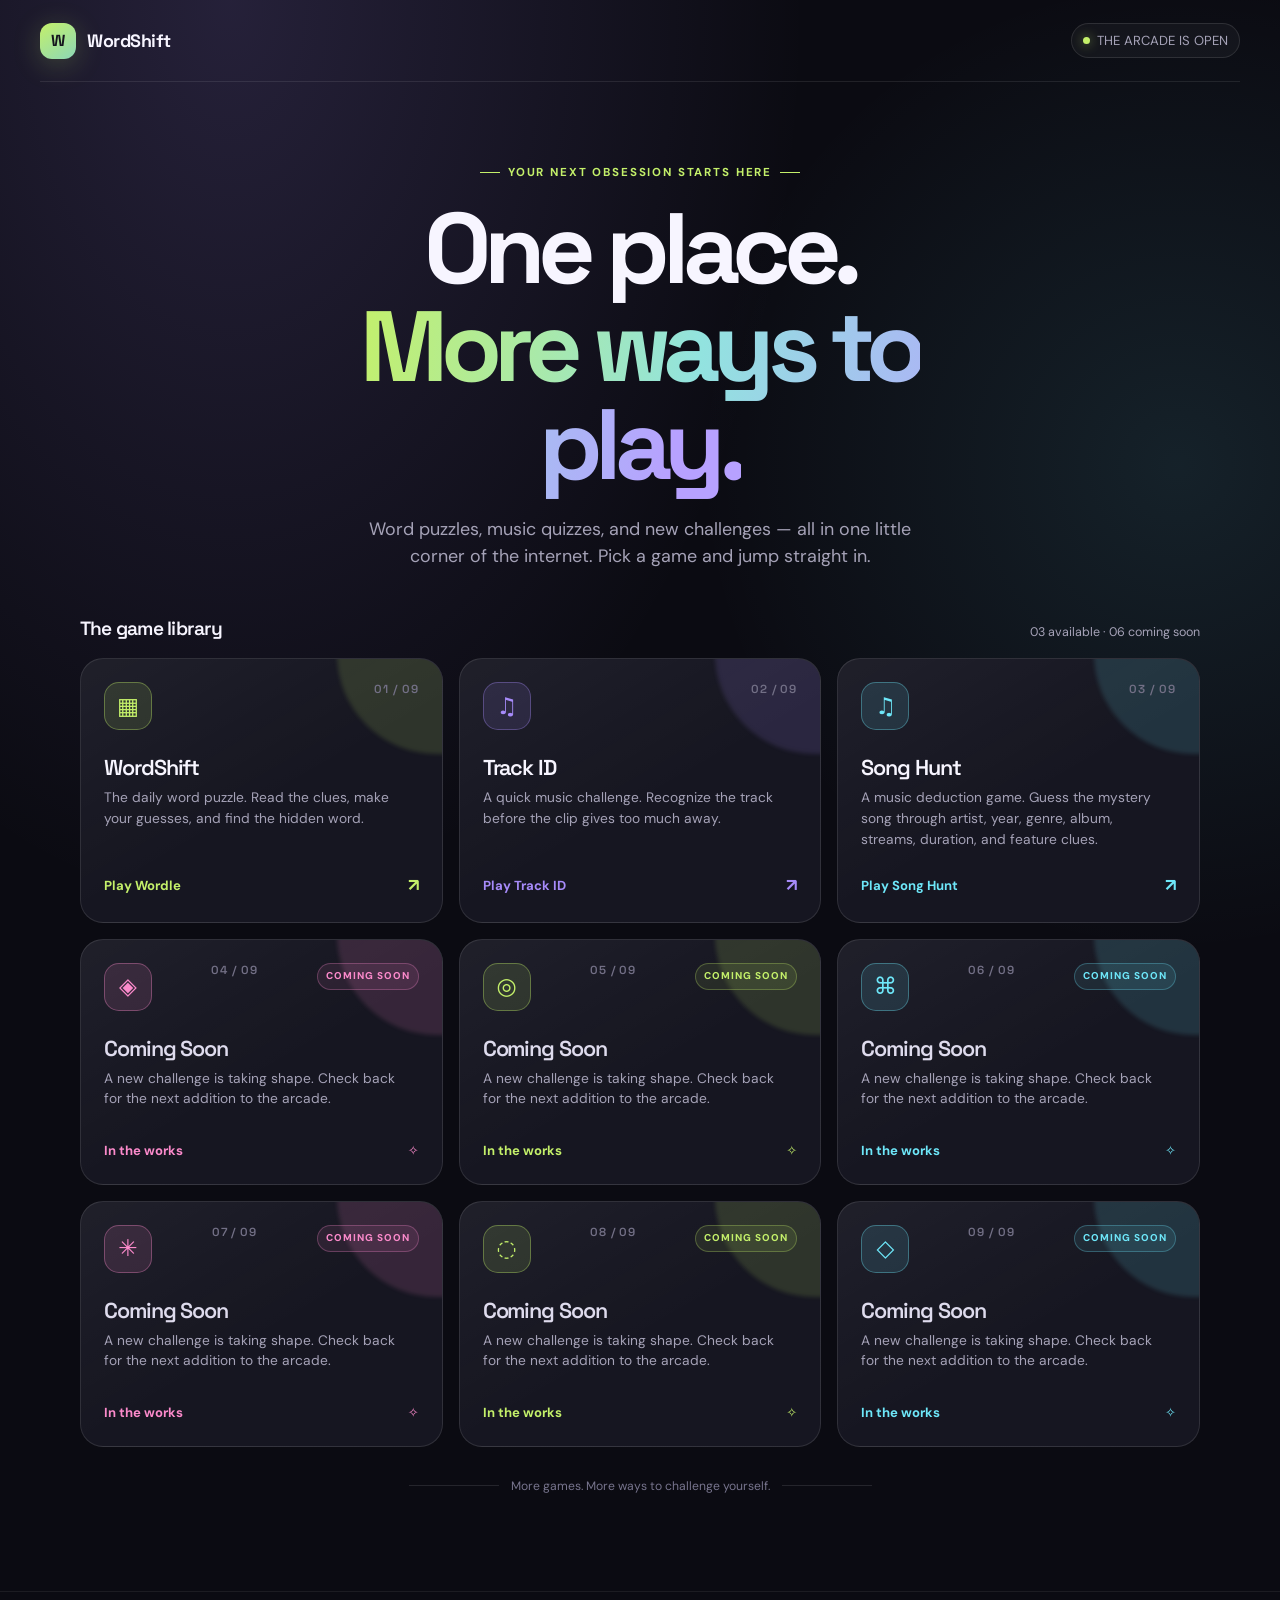
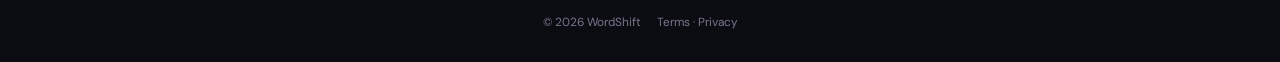
<file: index.html>
<!doctype html>
<html lang="en">
<head>
  <meta charset="utf-8">
  <meta name="viewport" content="width=device-width, initial-scale=1">
  <meta name="theme-color" content="#0b0b12">
  <meta name="description" content="WordShift Arcade — pick a game and play.">
  <title>WordShift — Arcade</title>
  <link rel="canonical" href="https://wordshift.dev/games/">
  <meta http-equiv="refresh" content="0;url=/games/">
  <script>window.location.replace("/games/");</script>
  <style>body{margin:0;min-height:100vh;display:grid;place-items:center;background:#0b0b12;color:#f7f5ff;font:16px system-ui,sans-serif}a{color:#c4f06a}</style>
</head>
<body>
  <main>
    <p>Opening the WordShift Arcade…</p>
    <p><a href="/games/">Continue to WordShift</a></p>
  </main>
</body>
</html>
</file>
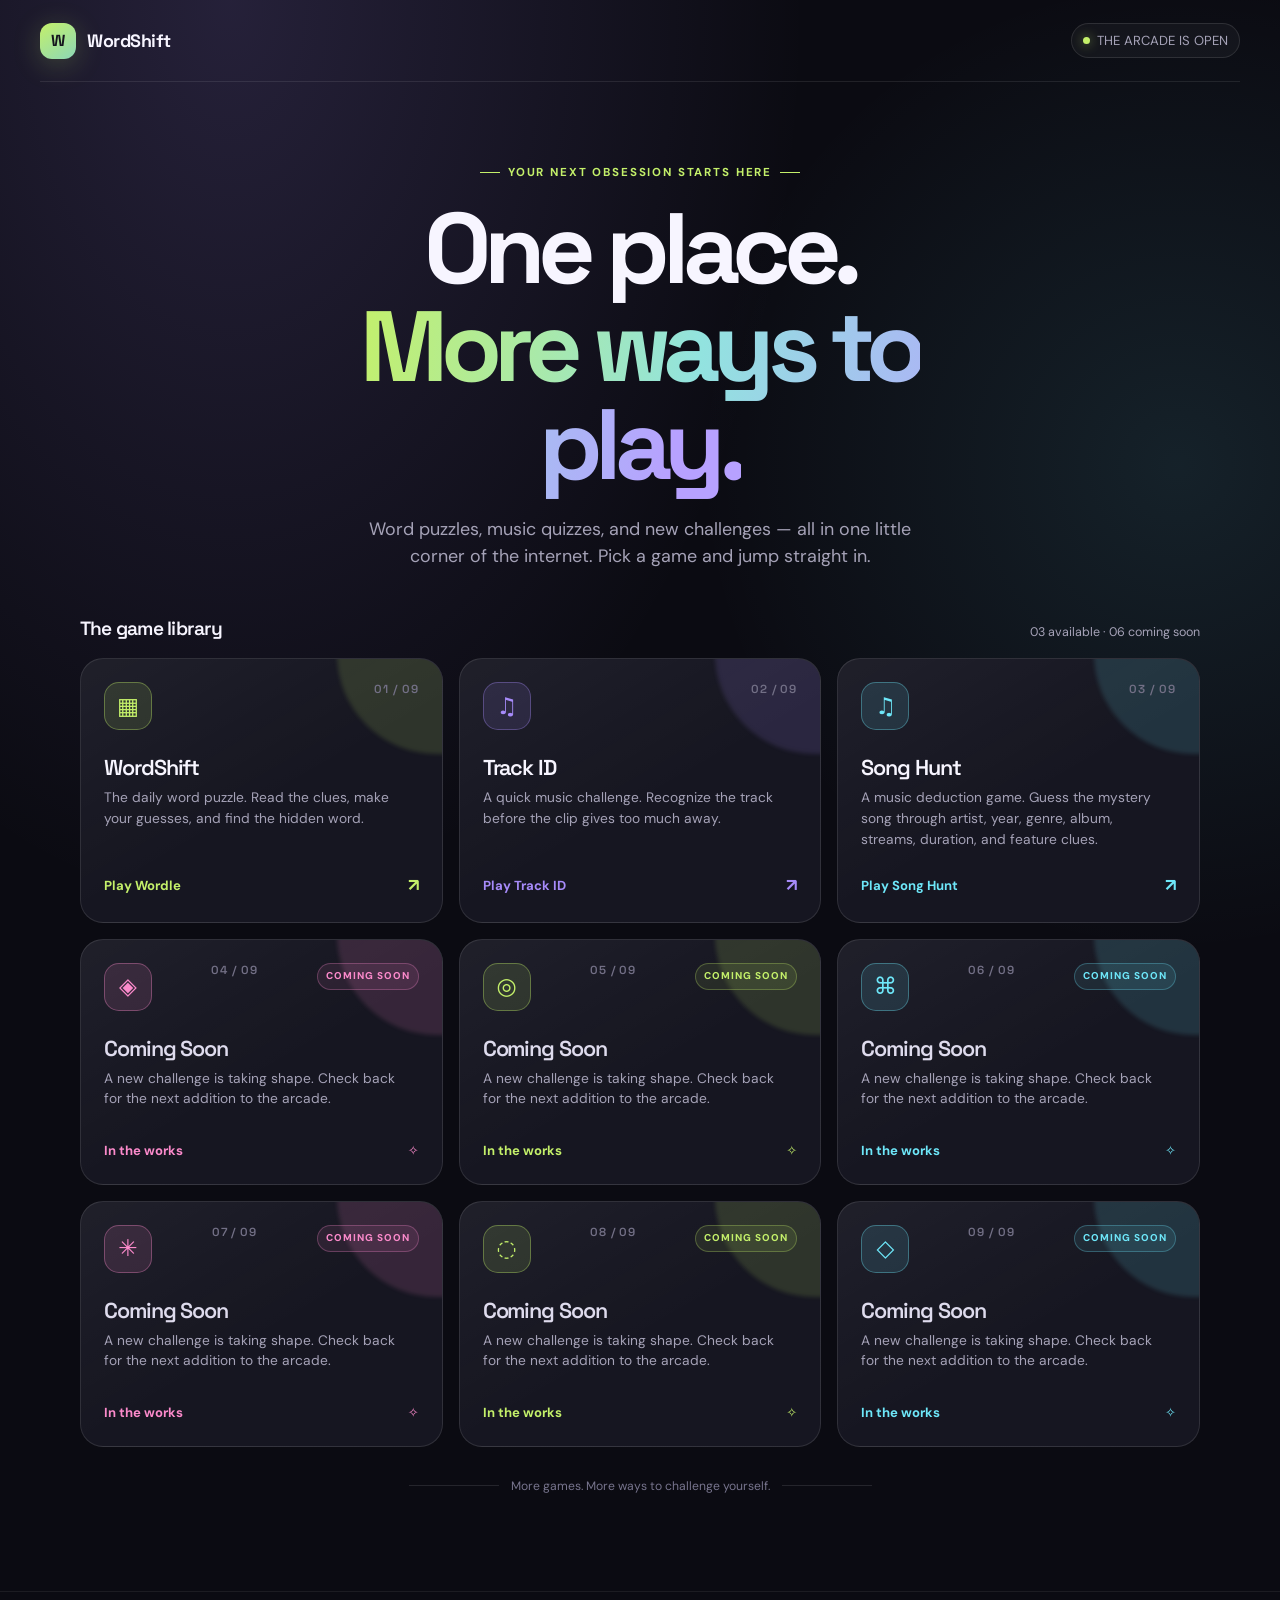
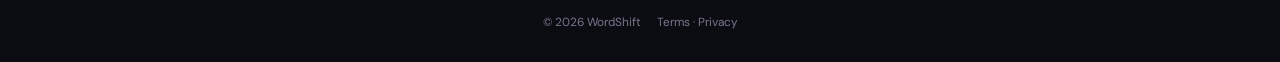
<file: games/index.html>
<!doctype html>
<html lang="en">
<head>
  <meta charset="utf-8">
  <meta name="viewport" content="width=device-width, initial-scale=1">
  <meta name="theme-color" content="#0b0b12">
  <meta name="description" content="WordShift Arcade — quick games for your brain, ears, and competitive streak.">
  <title>WordShift — Play Something Different</title>
  <link rel="preconnect" href="https://fonts.googleapis.com">
  <link rel="preconnect" href="https://fonts.gstatic.com" crossorigin>
  <link href="https://fonts.googleapis.com/css2?family=DM+Sans:wght@400;500;600;700&family=Space+Grotesk:wght@500;600;700&display=swap" rel="stylesheet">
  <style>
    :root{color-scheme:dark;--bg:#0b0b12;--panel:#13131e;--line:rgba(255,255,255,.11);--ink:#f7f5ff;--muted:#a5a2b7;--lime:#c4f06a;--violet:#a78bfa;--cyan:#6ee7f9;--pink:#fb8acb}
    *{box-sizing:border-box}body{margin:0;min-height:100vh;color:var(--ink);font:16px/1.5 "DM Sans",system-ui,sans-serif;background:radial-gradient(ellipse at 18% 0,rgba(167,139,250,.17),transparent 36rem),radial-gradient(ellipse at 92% 28%,rgba(110,231,249,.1),transparent 30rem),var(--bg);overflow-x:hidden}
    body:before{content:"";position:fixed;inset:0;pointer-events:none;opacity:.16;background-image:radial-gradient(rgba(255,255,255,.45) .6px,transparent .6px);background-size:6px 6px;mask-image:linear-gradient(black,transparent 85%)}
    a{color:inherit}.site-head{position:relative;z-index:1;width:min(1200px,calc(100% - 48px));margin:auto;min-height:82px;display:flex;align-items:center;justify-content:space-between;border-bottom:1px solid rgba(255,255,255,.09)}
    .brand{display:flex;align-items:center;gap:11px;text-decoration:none;font-weight:800;letter-spacing:-.03em}.mark{width:36px;height:36px;display:grid;place-items:center;border-radius:12px;background:linear-gradient(145deg,var(--lime),#8cd7b7);color:#15151d;font:700 1rem "Space Grotesk";box-shadow:0 5px 28px rgba(196,240,106,.22)}
    .brand span:last-child{font:700 1.12rem "Space Grotesk"}.nav-right{display:flex;align-items:center;gap:10px;color:var(--muted);font-size:.82rem}.status-pill{display:inline-flex;align-items:center;gap:7px;padding:7px 11px;border:1px solid var(--line);border-radius:99px;background:rgba(255,255,255,.035)}.status-dot{width:7px;height:7px;border-radius:50%;background:var(--lime);box-shadow:0 0 12px rgba(196,240,106,.65)}
    main{position:relative;z-index:1;width:min(1120px,calc(100% - 48px));margin:auto;padding:74px 0 84px}.hero{max-width:770px;margin:0 auto 47px;text-align:center}.eyebrow{display:inline-flex;align-items:center;gap:8px;margin:0 0 19px;color:var(--lime);font-size:.72rem;font-weight:700;letter-spacing:.16em;text-transform:uppercase}.eyebrow:before{content:"";width:20px;height:1px;background:currentColor}.eyebrow:after{content:"";width:20px;height:1px;background:currentColor}
    h1{margin:0;font:700 clamp(3rem,7.8vw,6.3rem)/.98 "Space Grotesk",sans-serif;letter-spacing:-.075em}h1 .shine{background:linear-gradient(100deg,var(--lime),#92e3df 45%,#b7a1ff 90%);-webkit-background-clip:text;background-clip:text;color:transparent}.hero-copy{max-width:590px;margin:22px auto 0;color:var(--muted);font-size:clamp(1rem,2vw,1.12rem)}
    .section-heading{display:flex;justify-content:space-between;align-items:end;gap:18px;margin:0 0 17px}.section-heading h2{margin:0;font:600 1.2rem "Space Grotesk";letter-spacing:-.04em}.section-heading p{margin:0;color:var(--muted);font-size:.78rem}
    .games-grid{display:grid;grid-template-columns:repeat(3,minmax(0,1fr));gap:16px}.game-card{--accent:var(--lime);position:relative;isolation:isolate;min-height:246px;padding:23px;display:flex;flex-direction:column;overflow:hidden;border:1px solid var(--line);border-radius:23px;background:linear-gradient(150deg,rgba(255,255,255,.055),rgba(255,255,255,.012) 54%),var(--panel);text-decoration:none;transition:transform .2s ease,border-color .2s ease,background .2s ease}
    .game-card:before{content:"";position:absolute;z-index:-1;width:200px;height:200px;right:-95px;top:-105px;border-radius:50%;background:var(--accent);opacity:.14;filter:blur(2px);transition:transform .3s ease,opacity .3s ease}
    .game-card:hover{transform:translateY(-5px);border-color:color-mix(in srgb,var(--accent) 65%,white 8%);background:linear-gradient(150deg,rgba(255,255,255,.075),rgba(255,255,255,.015) 60%),var(--panel)}.game-card:hover:before{transform:scale(1.25);opacity:.23}.game-card:focus-visible{outline:2px solid var(--accent);outline-offset:4px}
    .game-card.wordle{--accent:var(--lime)}.game-card.track{--accent:var(--violet)}.game-card.song-hunt{--accent:var(--cyan)}.game-card.soon:nth-of-type(3n){--accent:var(--cyan)}.game-card.soon:nth-of-type(3n + 1){--accent:var(--pink)}
    .card-top{display:flex;justify-content:space-between;align-items:start;gap:12px}.game-icon{width:48px;height:48px;display:grid;place-items:center;border:1px solid color-mix(in srgb,var(--accent) 35%,transparent);border-radius:15px;background:color-mix(in srgb,var(--accent) 12%,transparent);color:var(--accent);font-size:1.45rem}.number{color:#737086;font:600 .73rem "Space Grotesk";letter-spacing:.08em}.game-status{align-self:start;padding:5px 8px;border:1px solid color-mix(in srgb,var(--accent) 28%,transparent);border-radius:99px;background:color-mix(in srgb,var(--accent) 9%,transparent);color:var(--accent);font-size:.62rem;font-weight:800;letter-spacing:.1em;text-transform:uppercase}
    .game-card h3{margin:24px 0 6px;font:600 1.35rem "Space Grotesk";letter-spacing:-.05em}.game-card p{max-width:34ch;margin:0;color:var(--muted);font-size:.86rem}.card-bottom{display:flex;align-items:center;justify-content:space-between;gap:8px;margin-top:auto;padding-top:23px;color:var(--accent);font-size:.82rem;font-weight:700}.arrow{font-size:1.1rem;transition:transform .2s}.game-card:hover .arrow{transform:translateX(4px)}.soon{cursor:default}.soon:hover{transform:none;border-color:var(--line);background:linear-gradient(150deg,rgba(255,255,255,.055),rgba(255,255,255,.012) 54%),var(--panel)}.soon:hover:before{transform:none;opacity:.14}.soon h3{color:#dedbed}
    .bottom-note{display:flex;align-items:center;justify-content:center;gap:12px;margin-top:30px;color:#77748d;font-size:.76rem}.bottom-note:before,.bottom-note:after{content:"";height:1px;width:min(90px,12vw);background:var(--line)}
    footer{position:relative;z-index:1;display:flex;justify-content:center;gap:16px;flex-wrap:wrap;padding:22px 18px 30px;border-top:1px solid rgba(255,255,255,.07);color:#79768c;font-size:.74rem}footer a{text-decoration:none}footer a:hover{color:var(--ink)}
    @media(max-width:900px){main{padding-top:58px}.games-grid{grid-template-columns:repeat(2,minmax(0,1fr))}.game-card{min-height:225px}}
    @media(max-width:580px){.site-head{width:calc(100% - 30px);min-height:68px}.nav-right .nav-label{display:none}main{width:calc(100% - 30px);padding:48px 0 58px}.hero{margin-bottom:36px}h1{font-size:clamp(3.2rem,15vw,4.6rem)}.hero-copy{margin-top:17px}.section-heading{align-items:start;flex-direction:column;gap:4px}.games-grid{grid-template-columns:repeat(2,minmax(0,1fr));gap:10px}.game-card{min-height:210px;padding:14px;border-radius:18px}.game-icon{width:39px;height:39px;border-radius:12px;font-size:1.15rem}.number{font-size:.62rem}.game-card h3{margin:19px 0 6px;font-size:1.06rem}.game-card p{font-size:.75rem;line-height:1.45}.game-status{font-size:.52rem;padding:4px 6px}.card-bottom{padding-top:18px;font-size:.72rem}.bottom-note{margin-top:24px;text-align:center}}
    @media(max-width:360px){.games-grid{grid-template-columns:1fr}.game-card{min-height:190px;padding:19px}.game-card h3{font-size:1.2rem}.game-card p{font-size:.82rem}}
    @media(prefers-reduced-motion:reduce){*,*:before,*:after{transition:none!important;animation:none!important}}
  </style>
</head>
<body>
  <header class="site-head">
    <a class="brand" href="/games/" aria-label="WordShift Arcade home"><span class="mark">W</span><span>WordShift</span></a>
    <div class="nav-right"><span class="status-pill"><i class="status-dot"></i><span class="nav-label">THE ARCADE IS OPEN</span></span></div>
  </header>
  <main>
    <section class="hero">
      <p class="eyebrow">Your next obsession starts here</p>
      <h1>One place.<br><span class="shine">More ways to play.</span></h1>
      <p class="hero-copy">Word puzzles, music quizzes, and new challenges — all in one little corner of the internet. Pick a game and jump straight in.</p>
    </section>
    <section aria-labelledby="games-heading">
      <div class="section-heading"><h2 id="games-heading">The game library</h2><p>03 available · 06 coming soon</p></div>
      <div class="games-grid">
        <a class="game-card wordle" href="/wordle/" aria-label="Play WordShift Wordle">
          <div class="card-top"><span class="game-icon" aria-hidden="true">▦</span><span class="number">01 / 09</span></div>
          <h3>WordShift</h3><p>The daily word puzzle. Read the clues, make your guesses, and find the hidden word.</p><div class="card-bottom"><span>Play Wordle</span><span class="arrow" aria-hidden="true">↗</span></div>
        </a>
        <a class="game-card track" href="/track-id/" aria-label="Play Track ID">
          <div class="card-top"><span class="game-icon" aria-hidden="true">♫</span><span class="number">02 / 09</span></div>
          <h3>Track ID</h3><p>A quick music challenge. Recognize the track before the clip gives too much away.</p><div class="card-bottom"><span>Play Track ID</span><span class="arrow" aria-hidden="true">↗</span></div>
        </a>
        <a class="game-card song-hunt" href="/song-hunt/" aria-label="Play Song Hunt">
          <div class="card-top"><span class="game-icon" aria-hidden="true">♫</span><span class="number">03 / 09</span></div>
          <h3>Song Hunt</h3><p>A music deduction game. Guess the mystery song through artist, year, genre, album, streams, duration, and feature clues.</p><div class="card-bottom"><span>Play Song Hunt</span><span class="arrow" aria-hidden="true">↗</span></div>
        </a><article class="game-card soon" aria-label="Game 04, coming soon"><div class="card-top"><span class="game-icon" aria-hidden="true">◈</span><span class="number">04 / 09</span><span class="game-status">Coming soon</span></div><h3>Coming Soon</h3><p>A new challenge is taking shape. Check back for the next addition to the arcade.</p><div class="card-bottom"><span>In the works</span><span aria-hidden="true">✧</span></div></article><article class="game-card soon" aria-label="Game 05, coming soon"><div class="card-top"><span class="game-icon" aria-hidden="true">◎</span><span class="number">05 / 09</span><span class="game-status">Coming soon</span></div><h3>Coming Soon</h3><p>A new challenge is taking shape. Check back for the next addition to the arcade.</p><div class="card-bottom"><span>In the works</span><span aria-hidden="true">✧</span></div></article><article class="game-card soon" aria-label="Game 06, coming soon"><div class="card-top"><span class="game-icon" aria-hidden="true">⌘</span><span class="number">06 / 09</span><span class="game-status">Coming soon</span></div><h3>Coming Soon</h3><p>A new challenge is taking shape. Check back for the next addition to the arcade.</p><div class="card-bottom"><span>In the works</span><span aria-hidden="true">✧</span></div></article><article class="game-card soon" aria-label="Game 07, coming soon"><div class="card-top"><span class="game-icon" aria-hidden="true">✳</span><span class="number">07 / 09</span><span class="game-status">Coming soon</span></div><h3>Coming Soon</h3><p>A new challenge is taking shape. Check back for the next addition to the arcade.</p><div class="card-bottom"><span>In the works</span><span aria-hidden="true">✧</span></div></article><article class="game-card soon" aria-label="Game 08, coming soon"><div class="card-top"><span class="game-icon" aria-hidden="true">◌</span><span class="number">08 / 09</span><span class="game-status">Coming soon</span></div><h3>Coming Soon</h3><p>A new challenge is taking shape. Check back for the next addition to the arcade.</p><div class="card-bottom"><span>In the works</span><span aria-hidden="true">✧</span></div></article><article class="game-card soon" aria-label="Game 09, coming soon"><div class="card-top"><span class="game-icon" aria-hidden="true">◇</span><span class="number">09 / 09</span><span class="game-status">Coming soon</span></div><h3>Coming Soon</h3><p>A new challenge is taking shape. Check back for the next addition to the arcade.</p><div class="card-bottom"><span>In the works</span><span aria-hidden="true">✧</span></div></article>
      </div>
      <p class="bottom-note">More games. More ways to challenge yourself.</p>
    </section>
  </main>
  <footer><span>© 2026 WordShift</span><span><a href="/terms/">Terms</a> · <a href="/privacy/">Privacy</a></span></footer>
</body>
</html>
</file>
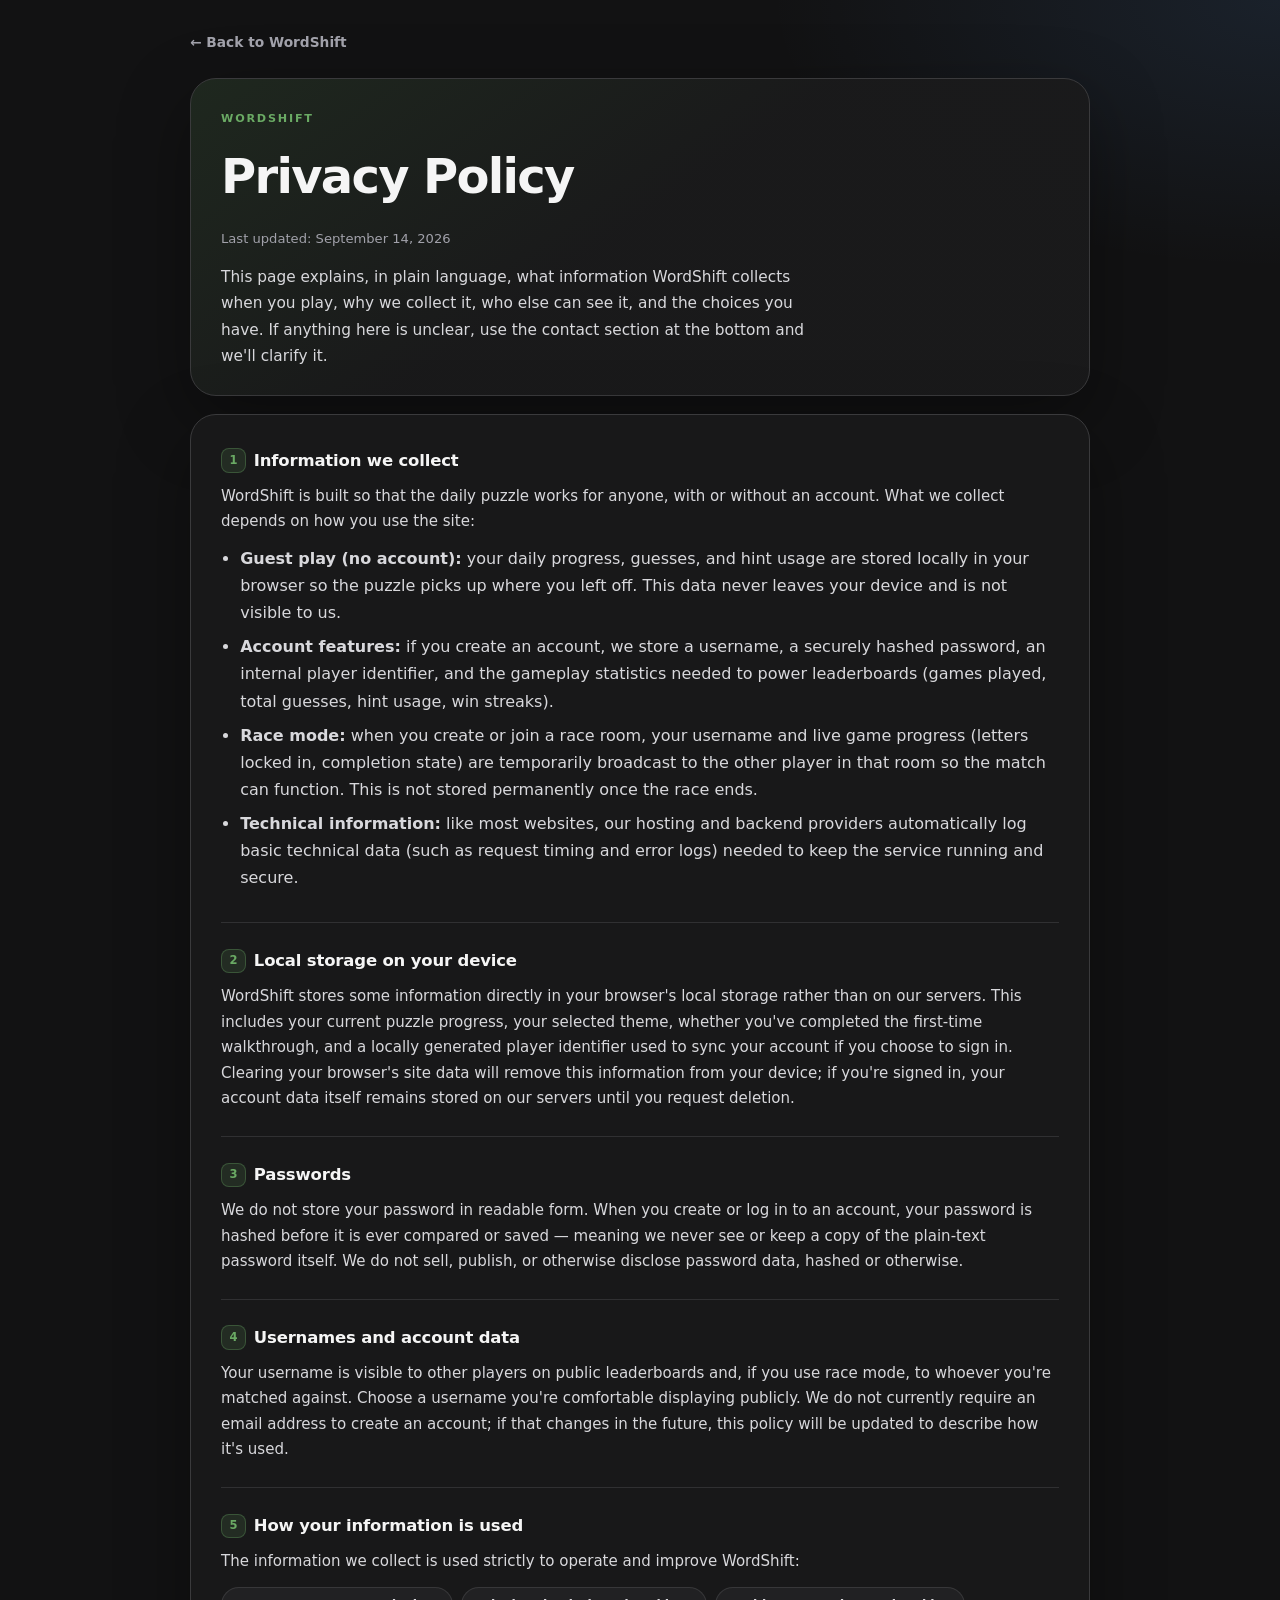
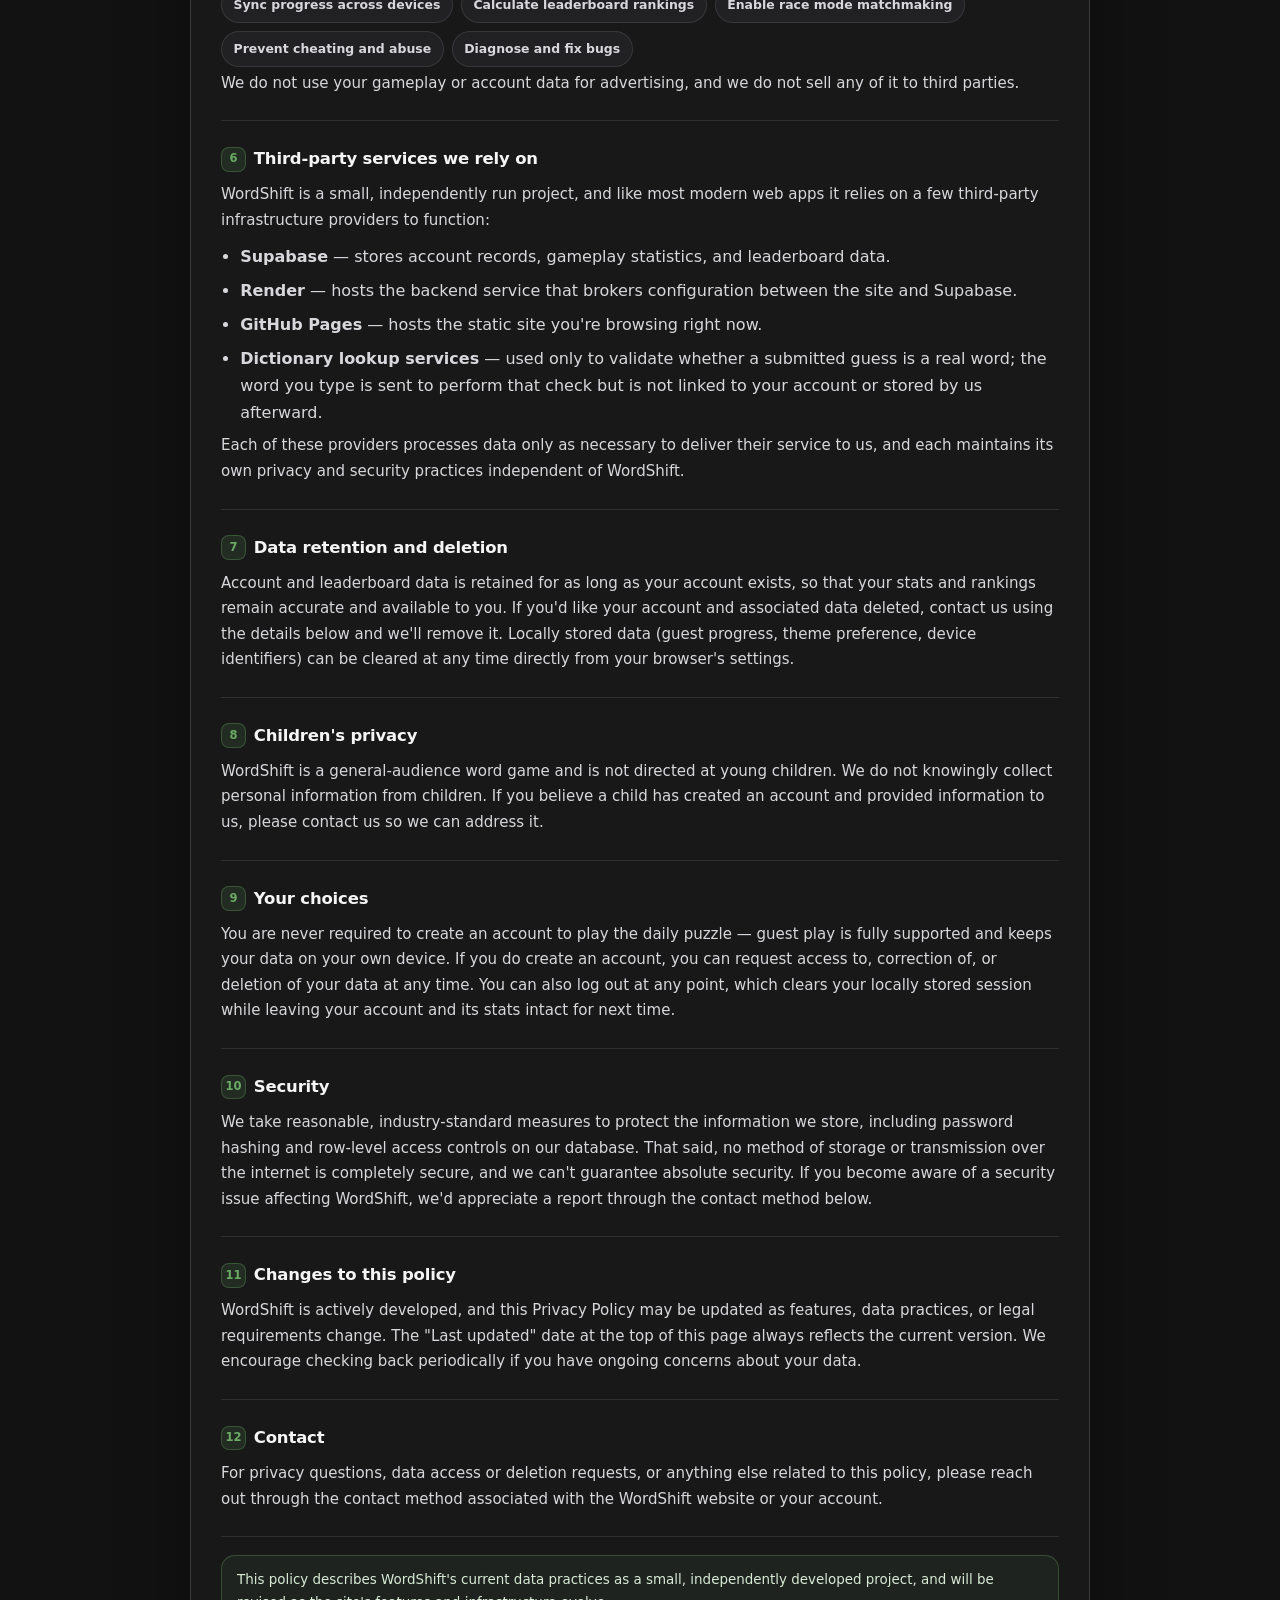
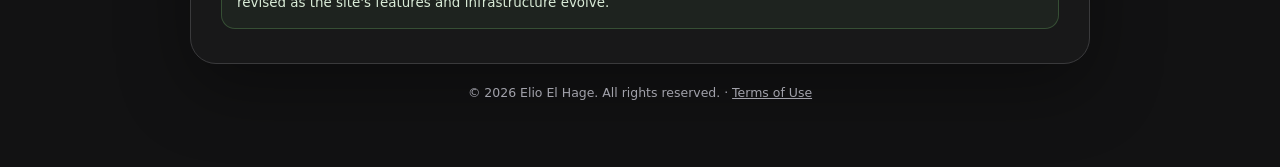
<file: privacy/index.html>
<!DOCTYPE html>
<html lang="en">
<head>
  <meta charset="UTF-8" />
  <meta name="viewport" content="width=device-width, initial-scale=1.0" />
  <meta name="theme-color" content="#121213" />
  <title>WordShift · Privacy Policy</title>
  <link rel="icon" type="image/svg+xml" href="data:image/svg+xml,%3Csvg xmlns='http://www.w3.org/2000/svg' viewBox='0 0 24 24' fill='none' stroke='%236aaa64' stroke-width='2' stroke-linecap='round' stroke-linejoin='round'%3E%3Crect x='3' y='3' width='18' height='18' rx='2'/%3E%3Cpath d='M3 9h18'/%3E%3Cpath d='M9 21V9'/%3E%3C/svg%3E" />
  <style>
    :root{--bg:#121213;--surface:#1a1a1b;--surface2:#232325;--text:#f5f5f5;--muted:#a1a1aa;--border:#3a3a3c;--accent:#6aaa64;--shadow:0 24px 70px rgba(0,0,0,.34)}
    *{box-sizing:border-box}html{scroll-behavior:smooth}body{margin:0;min-height:100vh;background:radial-gradient(900px 420px at 10% -10%,rgba(106,170,100,.22),transparent 64%),radial-gradient(800px 420px at 100% 0%,rgba(96,165,250,.10),transparent 64%),var(--bg);color:var(--text);font-family:Inter,system-ui,-apple-system,BlinkMacSystemFont,"Segoe UI",sans-serif;line-height:1.7}
    .page{width:min(900px,calc(100% - 32px));margin:0 auto;padding:28px 0 64px}.back{display:inline-flex;align-items:center;gap:.45rem;color:var(--muted);text-decoration:none;font-size:.86rem;font-weight:750;margin-bottom:24px}.back:hover{color:var(--text)}
    .hero{padding:30px 30px 26px;border:1px solid var(--border);border-radius:26px;background:linear-gradient(145deg,rgba(106,170,100,.14),rgba(26,26,27,.94) 48%);box-shadow:var(--shadow)}.eyebrow{text-transform:uppercase;letter-spacing:.16em;font-size:.7rem;font-weight:850;color:var(--accent);margin:0 0 8px}.hero h1{margin:0;font-size:clamp(2rem,5vw,3rem);letter-spacing:-.035em}.updated{margin:10px 0 0;color:var(--muted);font-size:.82rem}
    .hero-lede{margin:14px 0 0;color:#d8d8dc;font-size:.96rem;max-width:62ch}
    .content{margin-top:18px;padding:8px 30px 34px;border:1px solid var(--border);border-radius:26px;background:rgba(26,26,27,.88);box-shadow:var(--shadow)}section{padding:24px 0;border-bottom:1px solid rgba(58,58,60,.72)}section:last-child{border-bottom:0}h2{margin:0 0 9px;font-size:1.03rem;letter-spacing:-.01em;display:flex;align-items:center;gap:.5rem}h2 .num{display:inline-flex;align-items:center;justify-content:center;width:1.55rem;height:1.55rem;border-radius:8px;background:rgba(106,170,100,.14);border:1px solid rgba(106,170,100,.32);color:var(--accent);font-size:.72rem;font-weight:900;flex:0 0 auto}
    p{margin:0 0 .6rem;color:#d8d8dc;font-size:.94rem}p:last-child{margin-bottom:0}ul{margin:10px 0 0;padding-left:1.2rem;color:#d8d8dc}li{margin:.42rem 0}
    .note{margin-top:18px;padding:13px 15px;border:1px solid rgba(106,170,100,.32);border-radius:14px;background:rgba(106,170,100,.08);color:#d9ebd7;font-size:.84rem}
    .pill-row{display:flex;flex-wrap:wrap;gap:.5rem;margin:12px 0 4px}
    .pill{display:inline-flex;align-items:center;gap:.4rem;padding:.4rem .72rem;border-radius:999px;border:1px solid rgba(58,58,60,.9);background:rgba(35,35,37,.9);color:#d8d8dc;font-size:.78rem;font-weight:700}
    .end{margin-top:18px;color:var(--muted);font-size:.78rem;text-align:center}.end a{color:var(--muted)}
    @media(max-width:640px){.page{width:min(100% - 20px,900px);padding:18px 0 40px}.hero,.content{padding-left:20px;padding-right:20px;border-radius:20px}.hero{padding-top:24px}.content{margin-top:12px}}
  </style>
</head>
<body>
  <div class="page">
    <a class="back" href="/">← Back to WordShift</a>
    <header class="hero">
      <p class="eyebrow">WordShift</p>
      <h1>Privacy Policy</h1>
      <p class="updated">Last updated: September 14, 2026</p>
      <p class="hero-lede">This page explains, in plain language, what information WordShift collects when you play, why we collect it, who else can see it, and the choices you have. If anything here is unclear, use the contact section at the bottom and we'll clarify it.</p>
    </header>
    <main class="content">

      <section>
        <h2><span class="num">1</span>Information we collect</h2>
        <p>WordShift is built so that the daily puzzle works for anyone, with or without an account. What we collect depends on how you use the site:</p>
        <ul>
          <li><strong>Guest play (no account):</strong> your daily progress, guesses, and hint usage are stored locally in your browser so the puzzle picks up where you left off. This data never leaves your device and is not visible to us.</li>
          <li><strong>Account features:</strong> if you create an account, we store a username, a securely hashed password, an internal player identifier, and the gameplay statistics needed to power leaderboards (games played, total guesses, hint usage, win streaks).</li>
          <li><strong>Race mode:</strong> when you create or join a race room, your username and live game progress (letters locked in, completion state) are temporarily broadcast to the other player in that room so the match can function. This is not stored permanently once the race ends.</li>
          <li><strong>Technical information:</strong> like most websites, our hosting and backend providers automatically log basic technical data (such as request timing and error logs) needed to keep the service running and secure.</li>
        </ul>
      </section>

      <section>
        <h2><span class="num">2</span>Local storage on your device</h2>
        <p>WordShift stores some information directly in your browser's local storage rather than on our servers. This includes your current puzzle progress, your selected theme, whether you've completed the first-time walkthrough, and a locally generated player identifier used to sync your account if you choose to sign in. Clearing your browser's site data will remove this information from your device; if you're signed in, your account data itself remains stored on our servers until you request deletion.</p>
      </section>

      <section>
        <h2><span class="num">3</span>Passwords</h2>
        <p>We do not store your password in readable form. When you create or log in to an account, your password is hashed before it is ever compared or saved — meaning we never see or keep a copy of the plain-text password itself. We do not sell, publish, or otherwise disclose password data, hashed or otherwise.</p>
      </section>

      <section>
        <h2><span class="num">4</span>Usernames and account data</h2>
        <p>Your username is visible to other players on public leaderboards and, if you use race mode, to whoever you're matched against. Choose a username you're comfortable displaying publicly. We do not currently require an email address to create an account; if that changes in the future, this policy will be updated to describe how it's used.</p>
      </section>

      <section>
        <h2><span class="num">5</span>How your information is used</h2>
        <p>The information we collect is used strictly to operate and improve WordShift:</p>
        <div class="pill-row">
          <span class="pill">Sync progress across devices</span>
          <span class="pill">Calculate leaderboard rankings</span>
          <span class="pill">Enable race mode matchmaking</span>
          <span class="pill">Prevent cheating and abuse</span>
          <span class="pill">Diagnose and fix bugs</span>
        </div>
        <p>We do not use your gameplay or account data for advertising, and we do not sell any of it to third parties.</p>
      </section>

      <section>
        <h2><span class="num">6</span>Third-party services we rely on</h2>
        <p>WordShift is a small, independently run project, and like most modern web apps it relies on a few third-party infrastructure providers to function:</p>
        <ul>
          <li><strong>Supabase</strong> — stores account records, gameplay statistics, and leaderboard data.</li>
          <li><strong>Render</strong> — hosts the backend service that brokers configuration between the site and Supabase.</li>
          <li><strong>GitHub Pages</strong> — hosts the static site you're browsing right now.</li>
          <li><strong>Dictionary lookup services</strong> — used only to validate whether a submitted guess is a real word; the word you type is sent to perform that check but is not linked to your account or stored by us afterward.</li>
        </ul>
        <p>Each of these providers processes data only as necessary to deliver their service to us, and each maintains its own privacy and security practices independent of WordShift.</p>
      </section>

      <section>
        <h2><span class="num">7</span>Data retention and deletion</h2>
        <p>Account and leaderboard data is retained for as long as your account exists, so that your stats and rankings remain accurate and available to you. If you'd like your account and associated data deleted, contact us using the details below and we'll remove it. Locally stored data (guest progress, theme preference, device identifiers) can be cleared at any time directly from your browser's settings.</p>
      </section>

      <section>
        <h2><span class="num">8</span>Children's privacy</h2>
        <p>WordShift is a general-audience word game and is not directed at young children. We do not knowingly collect personal information from children. If you believe a child has created an account and provided information to us, please contact us so we can address it.</p>
      </section>

      <section>
        <h2><span class="num">9</span>Your choices</h2>
        <p>You are never required to create an account to play the daily puzzle — guest play is fully supported and keeps your data on your own device. If you do create an account, you can request access to, correction of, or deletion of your data at any time. You can also log out at any point, which clears your locally stored session while leaving your account and its stats intact for next time.</p>
      </section>

      <section>
        <h2><span class="num">10</span>Security</h2>
        <p>We take reasonable, industry-standard measures to protect the information we store, including password hashing and row-level access controls on our database. That said, no method of storage or transmission over the internet is completely secure, and we can't guarantee absolute security. If you become aware of a security issue affecting WordShift, we'd appreciate a report through the contact method below.</p>
      </section>

      <section>
        <h2><span class="num">11</span>Changes to this policy</h2>
        <p>WordShift is actively developed, and this Privacy Policy may be updated as features, data practices, or legal requirements change. The "Last updated" date at the top of this page always reflects the current version. We encourage checking back periodically if you have ongoing concerns about your data.</p>
      </section>

      <section>
        <h2><span class="num">12</span>Contact</h2>
        <p>For privacy questions, data access or deletion requests, or anything else related to this policy, please reach out through the contact method associated with the WordShift website or your account.</p>
      </section>

      <div class="note">This policy describes WordShift's current data practices as a small, independently developed project, and will be revised as the site's features and infrastructure evolve.</div>
    </main>
    <div class="end">© 2026 Elio El Hage. All rights reserved. · <a href="/terms/">Terms of Use</a></div>
  </div>
</body>
</html>
</file>
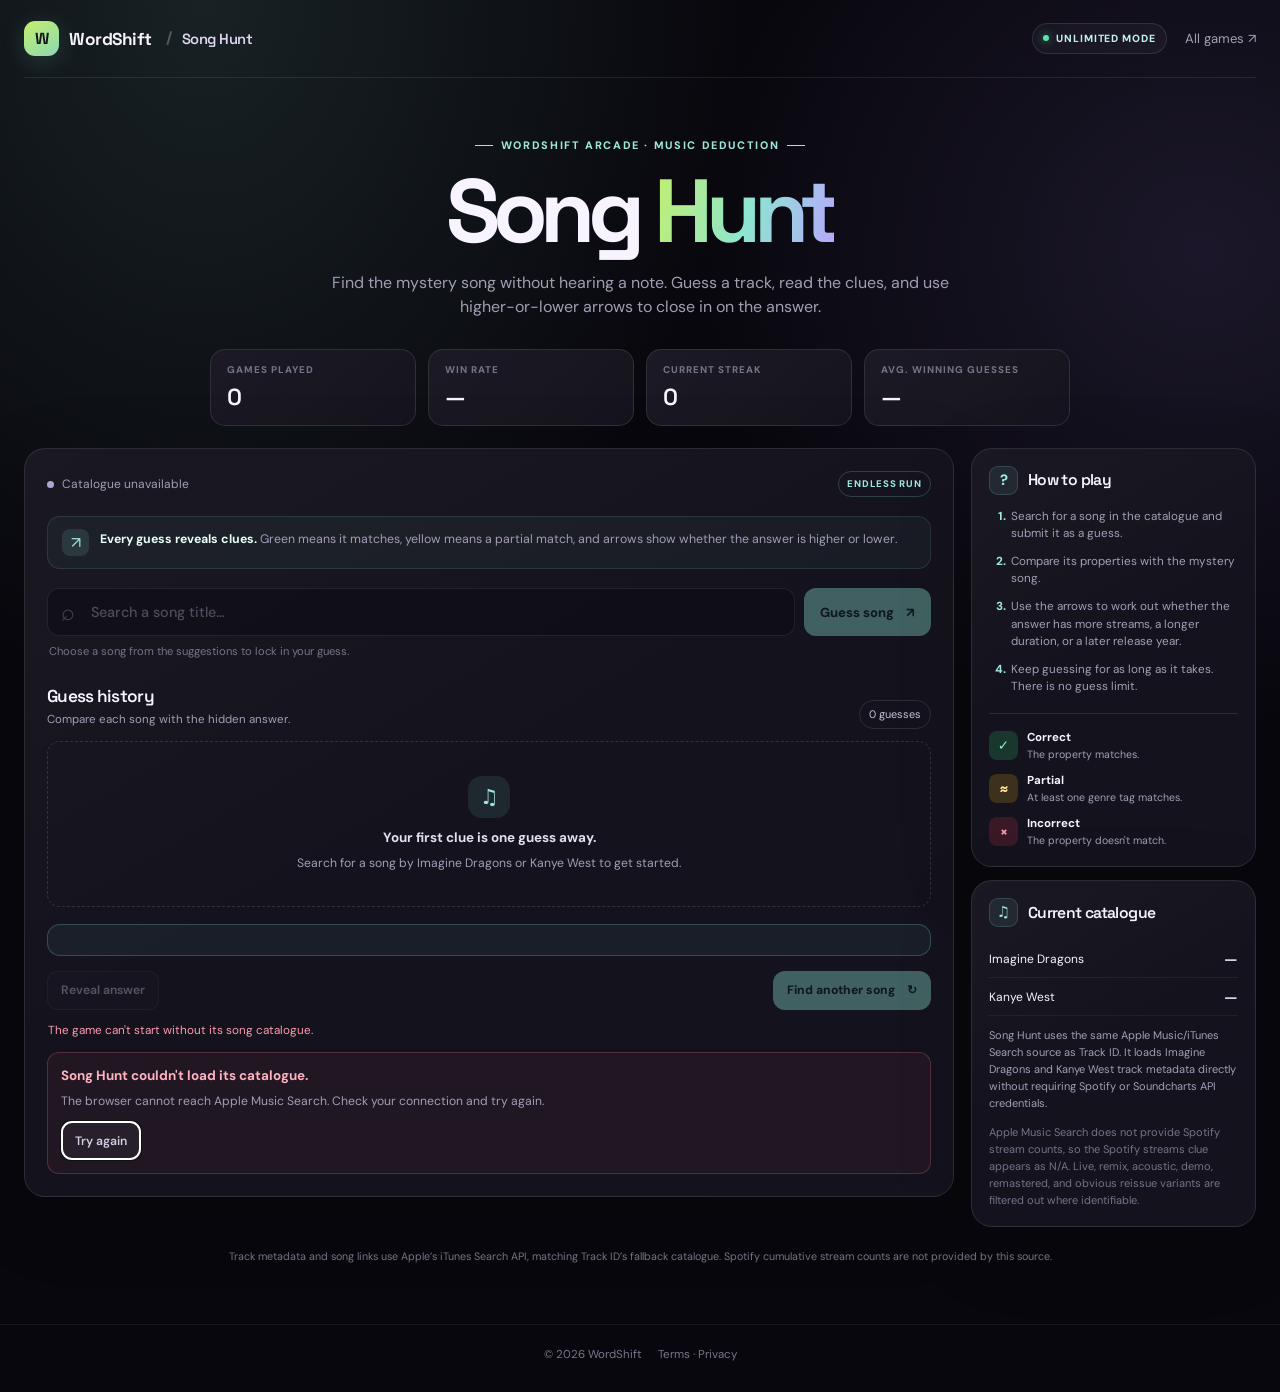
<file: song-hunt/index.html>
<!doctype html>
<html lang="en">
<head>
  <meta charset="utf-8">
  <meta name="viewport" content="width=device-width, initial-scale=1">
  <meta name="theme-color" content="#08070c">
  <meta name="description" content="Song Hunt — an endless music deduction game from WordShift. Guess songs using artist, release year, genre, album, streams, duration, and feature clues.">
  <title>Song Hunt — WordShift</title>
  <link rel="canonical" href="https://wordshift.dev/song-hunt/">
  <link rel="preconnect" href="https://fonts.googleapis.com">
  <link rel="preconnect" href="https://fonts.gstatic.com" crossorigin>
  <link href="https://fonts.googleapis.com/css2?family=DM+Sans:wght@400;500;600;700;800&family=Space+Grotesk:wght@400;500;600;700&display=swap" rel="stylesheet">
  <link rel="stylesheet" href="/song-hunt/song-hunt.css">
  <script defer src="/song-hunt/song-hunt.js?v=20261015-itunes"></script>
</head>
<body>
  <header class="site-head">
    <a class="brand" href="/games/" aria-label="WordShift Arcade">
      <span class="brand-mark">W</span><span>WordShift</span><span class="brand-divider">/</span><strong>Song Hunt</strong>
    </a>
    <nav class="top-nav" aria-label="Main navigation">
      <span class="mode-pill"><i></i> UNLIMITED MODE</span>
      <a href="/games/">All games <span aria-hidden="true">↗</span></a>
    </nav>
  </header>

  <main class="page-shell">
    <section class="hero">
      <p class="eyebrow">WORDSHIFT ARCADE · MUSIC DEDUCTION</p>
      <h1>Song <span class="shine">Hunt</span></h1>
      <p class="hero-copy">Find the mystery song without hearing a note. Guess a track, read the clues, and use higher-or-lower arrows to close in on the answer.</p>
    </section>

    <section class="stats-strip" aria-label="Your Song Hunt statistics">
      <div class="stat-card"><span>GAMES PLAYED</span><strong id="stat-played">0</strong></div>
      <div class="stat-card"><span>WIN RATE</span><strong id="stat-win-rate">—</strong></div>
      <div class="stat-card"><span>CURRENT STREAK</span><strong id="stat-streak">0</strong></div>
      <div class="stat-card"><span>AVG. WINNING GUESSES</span><strong id="stat-average">—</strong></div>
    </section>

    <div class="game-layout">
      <section class="game-panel" aria-label="Song Hunt game">
        <div class="panel-topline">
          <div>
            <span class="status-dot" aria-hidden="true"></span>
            <span id="catalog-status" role="status" aria-live="polite">Connecting to the song catalogue…</span>
          </div>
          <span class="endless-tag">ENDLESS RUN</span>
        </div>

        <div class="how-clue-works">
          <span class="clue-icon" aria-hidden="true">↗</span>
          <p><strong>Every guess reveals clues.</strong> Green means it matches, yellow means a partial match, and arrows show whether the answer is higher or lower.</p>
        </div>

        <form id="guess-form" class="guess-form" autocomplete="off">
          <div class="search-wrap">
            <label class="sr-only" for="guess-input">Search for a song</label>
            <span class="search-icon" aria-hidden="true">⌕</span>
            <input id="guess-input" name="song" type="text" role="combobox" aria-autocomplete="list" aria-controls="song-suggestions" aria-expanded="false" placeholder="Search a song title…" disabled>
            <div id="song-suggestions" class="song-suggestions" role="listbox" aria-label="Song suggestions" hidden></div>
          </div>
          <button class="guess-button" id="guess-button" type="submit" disabled>Guess song <span aria-hidden="true">↗</span></button>
        </form>
        <p class="search-help" id="search-help">Choose a song from the suggestions to lock in your guess.</p>

        <div class="history-heading">
          <div>
            <h2>Guess history</h2>
            <p>Compare each song with the hidden answer.</p>
          </div>
          <span class="guess-count" id="guess-count">0 guesses</span>
        </div>

        <div id="empty-state" class="empty-state">
          <span class="empty-icon" aria-hidden="true">♫</span>
          <strong>Your first clue is one guess away.</strong>
          <span>Search for a song by Imagine Dragons or Kanye West to get started.</span>
        </div>

        <div class="table-scroll" id="history-scroll" hidden>
          <table class="guess-table">
            <thead>
              <tr>
                <th scope="col">Song guessed</th>
                <th scope="col">Artist</th>
                <th scope="col">First release</th>
                <th scope="col">Genre</th>
                <th scope="col">Album</th>
                <th scope="col">Spotify streams</th>
                <th scope="col">Duration</th>
                <th scope="col">Feature?</th>
              </tr>
            </thead>
            <tbody id="guess-history"></tbody>
          </table>
        </div>

        <div id="answer-panel" class="answer-panel" hidden></div>
        <div class="game-actions">
          <button type="button" id="reveal-button" class="subtle-button" disabled>Reveal answer</button>
          <button type="button" id="next-button" class="next-button" disabled>Find another song <span aria-hidden="true">↻</span></button>
        </div>
        <p id="feedback" class="feedback" role="status" aria-live="polite">Loading your song catalogue…</p>
        <div id="load-error" class="load-error" hidden>
          <strong>Song Hunt couldn't load its catalogue.</strong>
          <span id="load-error-message">Check the API connection and try again.</span>
          <button type="button" id="retry-button" class="subtle-button">Try again</button>
        </div>
      </section>

      <aside class="side-panel">
        <section class="info-card">
          <div class="side-title"><span class="side-symbol">?</span><h2>How to play</h2></div>
          <ol class="rules-list">
            <li>Search for a song in the catalogue and submit it as a guess.</li>
            <li>Compare its properties with the mystery song.</li>
            <li>Use the arrows to work out whether the answer has more streams, a longer duration, or a later release year.</li>
            <li>Keep guessing for as long as it takes. There is no guess limit.</li>
          </ol>
          <div class="legend">
            <div><span class="legend-tile correct">✓</span><span><strong>Correct</strong><small>The property matches.</small></span></div>
            <div><span class="legend-tile partial">≈</span><span><strong>Partial</strong><small>At least one genre tag matches.</small></span></div>
            <div><span class="legend-tile incorrect">×</span><span><strong>Incorrect</strong><small>The property doesn't match.</small></span></div>
          </div>
        </section>

        <section class="info-card catalogue-card">
          <div class="side-title"><span class="side-symbol">♫</span><h2>Current catalogue</h2></div>
          <div class="artist-count"><span>Imagine Dragons</span><strong id="count-imagine-dragons">—</strong></div>
          <div class="artist-count"><span>Kanye West</span><strong id="count-kanye-west">—</strong></div>
          <p>Song Hunt uses the same Apple Music/iTunes Search source as Track ID. It loads Imagine Dragons and Kanye West track metadata directly without requiring Spotify or Soundcharts API credentials.</p>
          <p class="catalogue-note">Apple Music Search does not provide Spotify stream counts, so the Spotify streams clue appears as N/A. Live, remix, acoustic, demo, remastered, and obvious reissue variants are filtered out where identifiable.</p>
        </section>
      </aside>
    </div>

    <p class="attribution">Track metadata and song links use Apple’s iTunes Search API, matching Track ID’s fallback catalogue. Spotify cumulative stream counts are not provided by this source.</p>
  </main>

  <footer><span>© 2026 WordShift</span><span><a href="/terms/">Terms</a> · <a href="/privacy/">Privacy</a></span></footer>
</body>
</html>
</file>
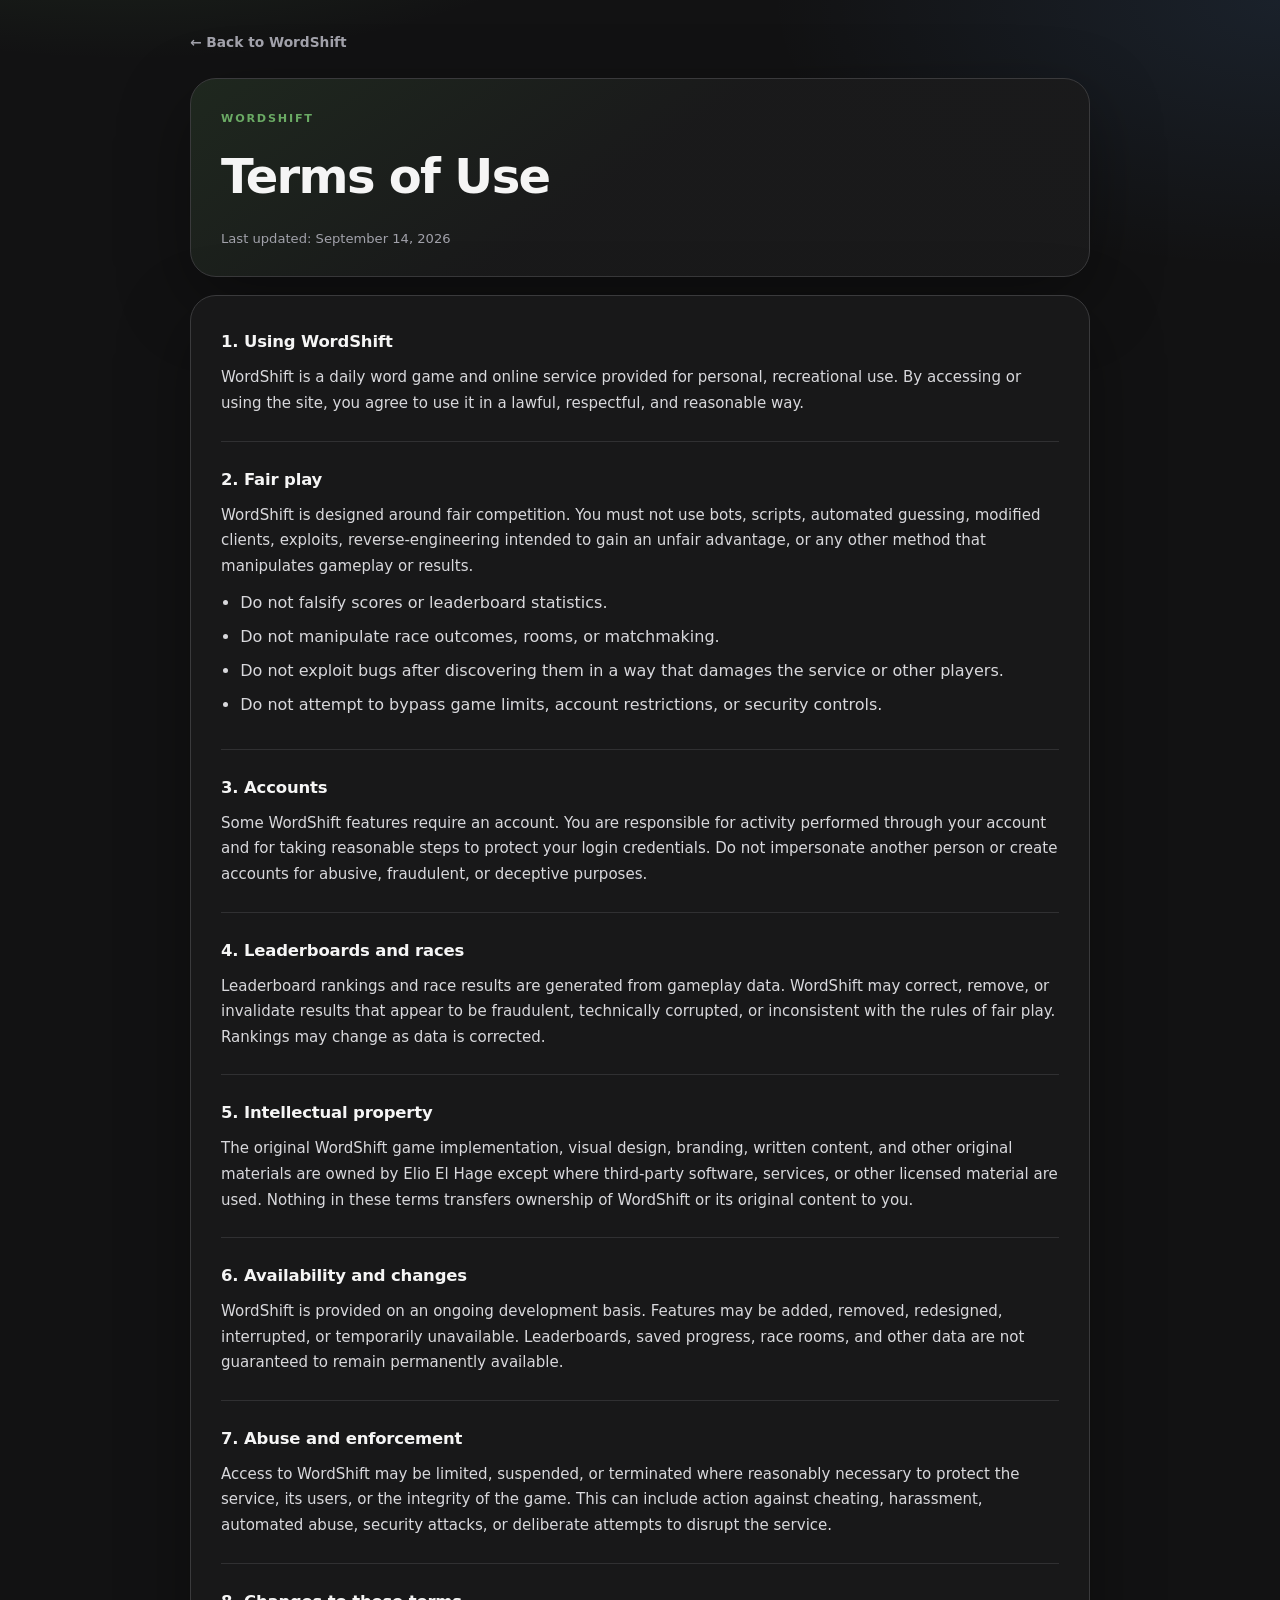
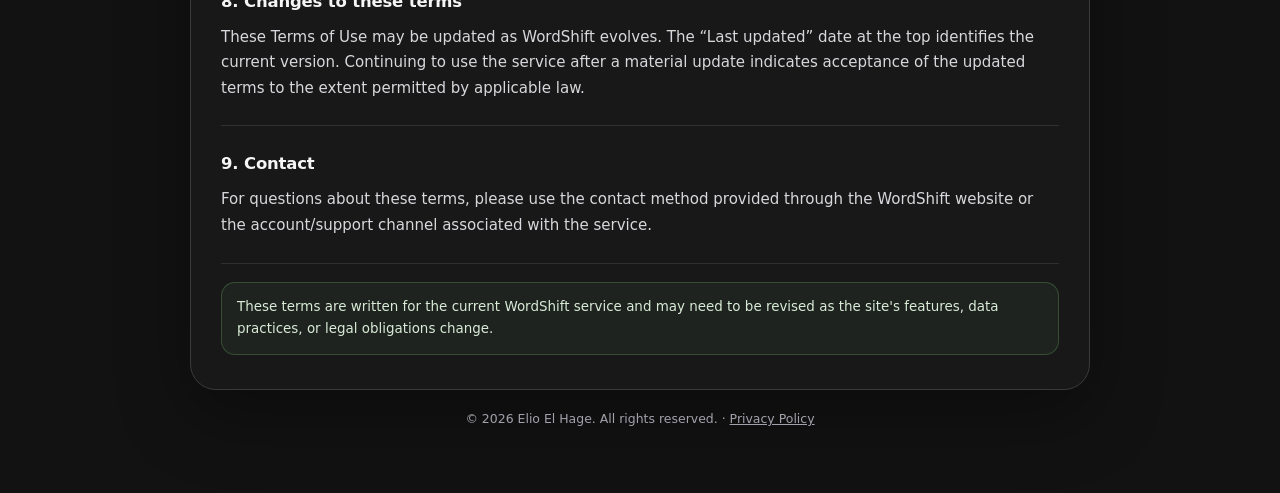
<file: terms/index.html>
<!DOCTYPE html>
<html lang="en">
<head>
  <meta charset="UTF-8" />
  <meta name="viewport" content="width=device-width, initial-scale=1.0" />
  <meta name="theme-color" content="#121213" />
  <title>WordShift · Terms of Use</title>
  <style>
    :root{--bg:#121213;--surface:#1a1a1b;--surface2:#232325;--text:#f5f5f5;--muted:#a1a1aa;--border:#3a3a3c;--accent:#6aaa64;--shadow:0 24px 70px rgba(0,0,0,.34)}
    *{box-sizing:border-box}html{scroll-behavior:smooth}body{margin:0;min-height:100vh;background:radial-gradient(900px 420px at 10% -10%,rgba(106,170,100,.22),transparent 64%),radial-gradient(800px 420px at 100% 0%,rgba(96,165,250,.10),transparent 64%),var(--bg);color:var(--text);font-family:Inter,system-ui,-apple-system,BlinkMacSystemFont,"Segoe UI",sans-serif;line-height:1.7}
    .page{width:min(900px,calc(100% - 32px));margin:0 auto;padding:28px 0 64px}.back{display:inline-flex;align-items:center;gap:.45rem;color:var(--muted);text-decoration:none;font-size:.86rem;font-weight:750;margin-bottom:24px}.back:hover{color:var(--text)}
    .hero{padding:30px 30px 26px;border:1px solid var(--border);border-radius:26px;background:linear-gradient(145deg,rgba(106,170,100,.14),rgba(26,26,27,.94) 48%);box-shadow:var(--shadow)}.eyebrow{text-transform:uppercase;letter-spacing:.16em;font-size:.7rem;font-weight:850;color:var(--accent);margin:0 0 8px}.hero h1{margin:0;font-size:clamp(2rem,5vw,3rem);letter-spacing:-.035em}.updated{margin:10px 0 0;color:var(--muted);font-size:.82rem}
    .content{margin-top:18px;padding:8px 30px 34px;border:1px solid var(--border);border-radius:26px;background:rgba(26,26,27,.88);box-shadow:var(--shadow)}section{padding:24px 0;border-bottom:1px solid rgba(58,58,60,.72)}section:last-child{border-bottom:0}h2{margin:0 0 9px;font-size:1.03rem;letter-spacing:-.01em}p{margin:0;color:#d8d8dc;font-size:.94rem}ul{margin:10px 0 0;padding-left:1.2rem;color:#d8d8dc}li{margin:.42rem 0}.note{margin-top:18px;padding:13px 15px;border:1px solid rgba(106,170,100,.32);border-radius:14px;background:rgba(106,170,100,.08);color:#d9ebd7;font-size:.84rem}
    .end{margin-top:18px;color:var(--muted);font-size:.78rem;text-align:center}.end a{color:var(--muted)}
    @media(max-width:640px){.page{width:min(100% - 20px,900px);padding:18px 0 40px}.hero,.content{padding-left:20px;padding-right:20px;border-radius:20px}.hero{padding-top:24px}.content{margin-top:12px}}
  </style>
</head>
<body>
  <div class="page">
    <a class="back" href="/">← Back to WordShift</a>
    <header class="hero"><p class="eyebrow">WordShift</p><h1>Terms of Use</h1><p class="updated">Last updated: September 14, 2026</p></header>
    <main class="content">
      <section><h2>1. Using WordShift</h2><p>WordShift is a daily word game and online service provided for personal, recreational use. By accessing or using the site, you agree to use it in a lawful, respectful, and reasonable way.</p></section>
      <section><h2>2. Fair play</h2><p>WordShift is designed around fair competition. You must not use bots, scripts, automated guessing, modified clients, exploits, reverse-engineering intended to gain an unfair advantage, or any other method that manipulates gameplay or results.</p><ul><li>Do not falsify scores or leaderboard statistics.</li><li>Do not manipulate race outcomes, rooms, or matchmaking.</li><li>Do not exploit bugs after discovering them in a way that damages the service or other players.</li><li>Do not attempt to bypass game limits, account restrictions, or security controls.</li></ul></section>
      <section><h2>3. Accounts</h2><p>Some WordShift features require an account. You are responsible for activity performed through your account and for taking reasonable steps to protect your login credentials. Do not impersonate another person or create accounts for abusive, fraudulent, or deceptive purposes.</p></section>
      <section><h2>4. Leaderboards and races</h2><p>Leaderboard rankings and race results are generated from gameplay data. WordShift may correct, remove, or invalidate results that appear to be fraudulent, technically corrupted, or inconsistent with the rules of fair play. Rankings may change as data is corrected.</p></section>
      <section><h2>5. Intellectual property</h2><p>The original WordShift game implementation, visual design, branding, written content, and other original materials are owned by Elio El Hage except where third-party software, services, or other licensed material are used. Nothing in these terms transfers ownership of WordShift or its original content to you.</p></section>
      <section><h2>6. Availability and changes</h2><p>WordShift is provided on an ongoing development basis. Features may be added, removed, redesigned, interrupted, or temporarily unavailable. Leaderboards, saved progress, race rooms, and other data are not guaranteed to remain permanently available.</p></section>
      <section><h2>7. Abuse and enforcement</h2><p>Access to WordShift may be limited, suspended, or terminated where reasonably necessary to protect the service, its users, or the integrity of the game. This can include action against cheating, harassment, automated abuse, security attacks, or deliberate attempts to disrupt the service.</p></section>
      <section><h2>8. Changes to these terms</h2><p>These Terms of Use may be updated as WordShift evolves. The “Last updated” date at the top identifies the current version. Continuing to use the service after a material update indicates acceptance of the updated terms to the extent permitted by applicable law.</p></section>
      <section><h2>9. Contact</h2><p>For questions about these terms, please use the contact method provided through the WordShift website or the account/support channel associated with the service.</p></section>
      <div class="note">These terms are written for the current WordShift service and may need to be revised as the site's features, data practices, or legal obligations change.</div>
    </main>
    <div class="end">© 2026 Elio El Hage. All rights reserved. · <a href="/privacy/">Privacy Policy</a></div>
  </div>
</body>
</html>
</file>
<file: song-hunt/song-hunt.css>
:root{color-scheme:dark;--bg:#08070d;--panel:#12111b;--panel-2:#181724;--ink:#f7f4ff;--muted:#a29db5;--muted-2:#777187;--line:rgba(255,255,255,.105);--accent:#8bdfd0;--accent-ink:#09201d;--correct:#5ae6a5;--partial:#ffca61;--incorrect:#ff7188}
*{box-sizing:border-box}
body{margin:0;min-height:100vh;color:var(--ink);font:15px/1.5 "DM Sans",system-ui,sans-serif;background:radial-gradient(ellipse at 16% 0,rgba(139,223,208,.12),transparent 34rem),radial-gradient(ellipse at 94% 18%,rgba(167,139,250,.12),transparent 32rem),var(--bg)}
body:before{content:"";position:fixed;inset:0;pointer-events:none;opacity:.12;background-image:radial-gradient(rgba(255,255,255,.45) .6px,transparent .6px);background-size:6px 6px;mask-image:linear-gradient(black,transparent 85%)}
a{color:inherit}
.site-head{position:relative;z-index:5;width:min(1260px,calc(100% - 48px));margin:auto;min-height:78px;display:flex;align-items:center;justify-content:space-between;gap:20px;border-bottom:1px solid rgba(255,255,255,.085)}
.brand{display:flex;align-items:center;gap:10px;text-decoration:none;font-weight:800;letter-spacing:-.03em;white-space:nowrap}.brand-mark{width:35px;height:35px;display:grid;place-items:center;border-radius:11px;background:linear-gradient(145deg,#c4f06a,#8cd7b7);color:#15151d;font:700 1rem "Space Grotesk";box-shadow:0 5px 25px rgba(139,223,208,.16)}.brand span:nth-child(2){font:700 1.08rem "Space Grotesk"}.brand-divider{margin-left:4px;color:#595469}.brand strong{font:600 .92rem "Space Grotesk";color:#dcd7ed}
.top-nav{display:flex;align-items:center;gap:18px;color:var(--muted);font-size:.82rem}.top-nav>a{text-decoration:none}.top-nav>a:hover{color:var(--ink)}.mode-pill{display:flex;align-items:center;gap:7px;padding:7px 10px;border:1px solid var(--line);border-radius:999px;background:rgba(255,255,255,.035);color:#c1f1e7;font-size:.65rem;font-weight:800;letter-spacing:.09em}.mode-pill i{width:6px;height:6px;border-radius:50%;background:var(--correct);box-shadow:0 0 10px rgba(90,230,165,.7)}
.page-shell{position:relative;z-index:1;width:min(1260px,calc(100% - 48px));margin:auto;padding:52px 0 60px}
.hero{text-align:center;max-width:760px;margin:0 auto 30px}.eyebrow{display:inline-flex;align-items:center;gap:8px;margin:0 0 13px;color:#9ce8db;font-size:.68rem;font-weight:800;letter-spacing:.15em}.eyebrow:before,.eyebrow:after{content:"";width:18px;height:1px;background:currentColor}h1{margin:0;font:700 clamp(3.3rem,7vw,5.8rem)/1 "Space Grotesk",sans-serif;letter-spacing:-.08em}.shine{background:linear-gradient(105deg,#c4f06a,#8de5d1 53%,#b9a5ff);-webkit-background-clip:text;background-clip:text;color:transparent}.hero-copy{max-width:630px;margin:15px auto 0;color:var(--muted);font-size:1rem}
.stats-strip{display:grid;grid-template-columns:repeat(4,minmax(0,1fr));gap:12px;max-width:860px;margin:0 auto 22px}.stat-card{padding:13px 16px;border:1px solid var(--line);border-radius:15px;background:linear-gradient(140deg,rgba(255,255,255,.045),rgba(255,255,255,.012)),var(--panel);display:flex;flex-direction:column;gap:4px}.stat-card span{font-size:.61rem;font-weight:800;letter-spacing:.1em;color:var(--muted-2)}.stat-card strong{font:600 1.45rem "Space Grotesk";letter-spacing:-.045em}
.game-layout{display:grid;grid-template-columns:minmax(0,1fr) 285px;align-items:start;gap:17px}.game-panel,.info-card{border:1px solid var(--line);border-radius:21px;background:linear-gradient(150deg,rgba(255,255,255,.035),rgba(255,255,255,.008) 48%),var(--panel);box-shadow:0 20px 80px rgba(0,0,0,.14)}.game-panel{min-width:0;padding:22px}
.panel-topline{display:flex;justify-content:space-between;align-items:center;gap:12px;color:var(--muted);font-size:.75rem}.panel-topline>div{display:flex;align-items:center;gap:8px}.status-dot{width:7px;height:7px;border-radius:50%;background:#b1a5cf}.endless-tag{padding:5px 8px;border:1px solid rgba(139,223,208,.22);border-radius:99px;color:#9ce8db;font-size:.6rem;letter-spacing:.09em;font-weight:800}
.how-clue-works{display:flex;align-items:flex-start;gap:11px;margin:19px 0;padding:12px 14px;border:1px solid rgba(139,223,208,.13);border-radius:13px;background:rgba(139,223,208,.045)}.clue-icon{flex:0 0 27px;width:27px;height:27px;display:grid;place-items:center;background:rgba(139,223,208,.13);border-radius:8px;color:#9ce8db;font-size:1rem}.how-clue-works p{margin:1px 0 0;color:var(--muted);font-size:.77rem;line-height:1.5}.how-clue-works strong{color:#e7fff9}
.guess-form{display:grid;grid-template-columns:minmax(0,1fr) auto;gap:9px}.search-wrap{position:relative;min-width:0}.search-icon{position:absolute;left:14px;top:50%;transform:translateY(-50%);font-size:1.45rem;color:#9690aa;pointer-events:none}.guess-form input{width:100%;height:48px;padding:0 14px 0 43px;border:1px solid rgba(255,255,255,.14);border-radius:12px;background:#0c0b13;color:var(--ink);font:500 .9rem "DM Sans";outline:none}.guess-form input:focus{border-color:rgba(139,223,208,.75);box-shadow:0 0 0 3px rgba(139,223,208,.09)}.guess-form input::placeholder{color:#79748c}.guess-form input:disabled{opacity:.56}.guess-button,.next-button{border:0;border-radius:12px;background:var(--accent);color:var(--accent-ink);font:800 .82rem "DM Sans";padding:0 16px;display:flex;align-items:center;justify-content:center;gap:12px;cursor:pointer;transition:transform .16s,filter .16s;white-space:nowrap}.guess-button:hover:not(:disabled),.next-button:hover:not(:disabled){filter:brightness(1.06);transform:translateY(-1px)}.guess-button:disabled,.next-button:disabled{opacity:.38;cursor:not-allowed}.search-help{margin:7px 2px 0;min-height:17px;color:var(--muted-2);font-size:.7rem}
.song-suggestions{position:absolute;z-index:10;top:calc(100% + 6px);left:0;right:0;max-height:350px;overflow:auto;padding:5px;border:1px solid rgba(255,255,255,.15);border-radius:13px;background:#191723;box-shadow:0 20px 55px rgba(0,0,0,.55)}.song-suggestion{width:100%;display:flex;align-items:center;justify-content:space-between;gap:12px;padding:10px 11px;border:0;border-radius:9px;background:transparent;color:var(--ink);font:500 .8rem "DM Sans";text-align:left;cursor:pointer}.song-suggestion:hover,.song-suggestion[aria-selected="true"]{background:rgba(139,223,208,.11)}.suggestion-main{display:flex;flex-direction:column;gap:2px;min-width:0}.suggestion-title{overflow:hidden;text-overflow:ellipsis;white-space:nowrap}.suggestion-subtitle{color:var(--muted);font-size:.68rem}.suggestion-year{flex:none;color:var(--muted-2);font-size:.68rem}.no-suggestions{padding:12px;color:var(--muted);font-size:.8rem}
.history-heading{display:flex;align-items:end;justify-content:space-between;gap:12px;margin:25px 0 12px}.history-heading h2,.side-title h2{margin:0;font:600 1.08rem "Space Grotesk";letter-spacing:-.04em}.history-heading p{margin:4px 0 0;color:var(--muted);font-size:.72rem}.guess-count{flex:none;padding:5px 9px;border:1px solid var(--line);border-radius:99px;color:#c8c3d9;font-size:.68rem}
.empty-state{display:flex;align-items:center;flex-direction:column;gap:6px;text-align:center;padding:34px 16px;border:1px dashed rgba(255,255,255,.13);border-radius:13px;color:var(--muted);font-size:.76rem}.empty-state strong{color:#e4dfef;font-size:.84rem}.empty-icon{width:42px;height:42px;display:grid;place-items:center;margin-bottom:4px;border-radius:14px;background:rgba(139,223,208,.1);color:#9ce8db;font-size:1.3rem}
.table-scroll{max-width:100%;overflow:auto;border:1px solid var(--line);border-radius:13px;scrollbar-width:thin;scrollbar-color:#514b63 #12111b}.guess-table{width:100%;min-width:970px;border-collapse:separate;border-spacing:0;text-align:left;font-size:.72rem}.guess-table thead{background:#191723}.guess-table th{position:sticky;top:0;padding:11px 10px;border-bottom:1px solid var(--line);color:#a49fb6;font-size:.61rem;font-weight:800;letter-spacing:.045em;white-space:nowrap}.guess-table th:first-child{min-width:150px}.guess-table td{padding:8px;border-bottom:1px solid rgba(255,255,255,.055);background:#12111b;vertical-align:stretch}.guess-table tr:last-child td{border-bottom:0}.guess-table tr:hover td{filter:brightness(1.07)}.song-link{max-width:160px;display:block;overflow:hidden;text-overflow:ellipsis;white-space:nowrap;color:#f7f4ff;font-weight:700;text-decoration:none}.song-link:hover{color:#9ce8db;text-decoration:underline}.song-artist-sub{display:block;max-width:160px;margin-top:3px;overflow:hidden;text-overflow:ellipsis;white-space:nowrap;color:var(--muted-2);font-size:.63rem}
.clue-cell{min-width:75px;border-radius:7px;text-align:center!important;white-space:nowrap}.clue-cell.match{background:rgba(40,152,96,.25)!important;box-shadow:inset 0 0 0 1px rgba(90,230,165,.13)}.clue-cell.partial{background:rgba(180,132,27,.24)!important;box-shadow:inset 0 0 0 1px rgba(255,202,97,.14)}.clue-cell.miss{background:rgba(161,44,67,.23)!important;box-shadow:inset 0 0 0 1px rgba(255,113,136,.12)}.clue-cell.unknown{background:rgba(255,255,255,.035)!important;color:var(--muted-2)}.clue-value{display:inline-block;max-width:128px;overflow:hidden;text-overflow:ellipsis;vertical-align:middle}.direction{display:inline-block;margin-left:4px;font-size:.82rem;font-weight:900;color:#ffb1bf}.match .direction{color:#a7f4cc}.partial .direction{color:#ffe49b}
.answer-panel{display:flex;align-items:flex-start;gap:12px;margin-top:17px;padding:15px 16px;border:1px solid rgba(139,223,208,.24);border-radius:13px;background:rgba(139,223,208,.06)}.answer-mark{flex:none;width:33px;height:33px;display:grid;place-items:center;border-radius:10px;background:rgba(139,223,208,.13);color:#9ce8db;font-size:1rem}.answer-copy{min-width:0;flex:1}.answer-copy strong{display:block;color:#e8fff9;font:600 .95rem "Space Grotesk"}.answer-copy p{margin:3px 0 7px;color:var(--muted);font-size:.75rem}.answer-copy a{font-size:.75rem;color:#9ce8db;text-decoration:none}.answer-copy a:hover{text-decoration:underline}
.game-actions{display:flex;justify-content:space-between;gap:10px;margin-top:15px}.subtle-button{min-height:39px;padding:0 13px;border:1px solid var(--line);border-radius:10px;background:rgba(255,255,255,.035);color:#d3cde3;font:600 .76rem "DM Sans";cursor:pointer}.subtle-button:hover:not(:disabled){border-color:rgba(255,255,255,.24);background:rgba(255,255,255,.07)}.subtle-button:disabled{opacity:.35;cursor:not-allowed}.next-button{min-height:39px;padding:0 14px;font-size:.76rem}.feedback{min-height:18px;margin:12px 1px 0;color:var(--muted);font-size:.73rem}.feedback.success{color:#9ce8c1}.feedback.error{color:#ff99ad}.load-error{display:grid;gap:6px;margin-top:12px;padding:13px;border:1px solid rgba(255,113,136,.24);border-radius:12px;background:rgba(255,113,136,.055);color:var(--muted);font-size:.76rem}.load-error strong{color:#ffb1bf;font-size:.84rem}.load-error button{justify-self:start;margin-top:5px}
.side-panel{display:grid;gap:13px}.info-card{padding:17px}.side-title{display:flex;align-items:center;gap:10px;margin-bottom:13px}.side-symbol{width:29px;height:29px;display:grid;place-items:center;border:1px solid rgba(139,223,208,.18);border-radius:9px;background:rgba(139,223,208,.09);color:#9ce8db;font-weight:800}.side-title h2{font-size:.98rem}.rules-list{display:grid;gap:10px;margin:0;padding-left:20px;color:var(--muted);font-size:.73rem}.rules-list li{padding-left:2px}.rules-list li::marker{color:#9ce8db;font-weight:800}.legend{display:grid;gap:9px;margin-top:17px;padding-top:15px;border-top:1px solid var(--line)}.legend>div{display:flex;align-items:center;gap:9px}.legend>div>span:last-child{display:flex;flex-direction:column;gap:1px}.legend strong{font-size:.72rem}.legend small{color:var(--muted);font-size:.66rem}.legend-tile{flex:none;width:29px;height:29px;display:grid;place-items:center;border-radius:8px;font-size:.85rem;font-weight:900}.legend-tile.correct{background:rgba(40,152,96,.28);color:#8df0ba}.legend-tile.partial{background:rgba(180,132,27,.26);color:#ffe49b}.legend-tile.incorrect{background:rgba(161,44,67,.27);color:#ff9caf}
.artist-count{display:flex;align-items:center;justify-content:space-between;gap:10px;padding:9px 0;border-bottom:1px solid rgba(255,255,255,.055);font-size:.75rem}.artist-count strong{font:600 .95rem "Space Grotesk";color:#eae5fa}.catalogue-card>p{margin:11px 0 0;color:var(--muted);font-size:.69rem;line-height:1.55}.catalogue-card>p.catalogue-note{color:var(--muted-2)}.attribution{margin:21px 0 0;text-align:center;color:#777187;font-size:.67rem}
footer{position:relative;z-index:1;display:flex;justify-content:center;gap:16px;flex-wrap:wrap;padding:21px 18px 29px;border-top:1px solid rgba(255,255,255,.07);color:#79768c;font-size:.72rem}footer a{text-decoration:none}footer a:hover{color:var(--ink)}
.sr-only{position:absolute;width:1px;height:1px;padding:0;margin:-1px;overflow:hidden;clip:rect(0,0,0,0);white-space:nowrap;border:0}
@media(max-width:1000px){.game-layout{grid-template-columns:minmax(0,1fr) 250px}.game-panel{padding:18px}.info-card{padding:14px}.page-shell{width:min(100% - 32px,1260px)}}
@media(max-width:800px){.game-layout{grid-template-columns:1fr}.side-panel{grid-template-columns:repeat(2,minmax(0,1fr))}.page-shell{padding-top:38px}.stats-strip{gap:8px}.stat-card{padding:11px 12px}.stat-card strong{font-size:1.25rem}}
@media(max-width:560px){.site-head{width:calc(100% - 28px);min-height:68px;gap:10px}.brand{gap:7px}.brand-mark{width:30px;height:30px;border-radius:9px}.brand span:nth-child(2){font-size:1rem}.brand-divider{margin-left:1px}.brand strong{font-size:.78rem}.top-nav{gap:9px;font-size:.74rem}.mode-pill{padding:6px 7px;font-size:.55rem}.page-shell{width:calc(100% - 24px);padding:35px 0 45px}.hero{margin-bottom:23px}.eyebrow{font-size:.57rem;letter-spacing:.1em}h1{font-size:clamp(3rem,15vw,4.2rem)}.hero-copy{font-size:.84rem;line-height:1.55;margin-top:12px}.stats-strip{grid-template-columns:repeat(2,minmax(0,1fr));max-width:none;margin-bottom:14px}.stat-card{border-radius:12px}.stat-card span{font-size:.56rem}.stat-card strong{font-size:1.22rem}.game-layout{gap:12px}.game-panel{padding:13px;border-radius:16px}.panel-topline{font-size:.66rem}.endless-tag{font-size:.52rem}.how-clue-works{margin:14px 0;padding:10px}.how-clue-works p{font-size:.7rem}.guess-form{grid-template-columns:1fr}.guess-form input{height:46px}.guess-button{height:43px}.search-help{font-size:.66rem}.history-heading{margin-top:21px}.history-heading h2{font-size:1rem}.history-heading p{font-size:.68rem}.guess-count{font-size:.62rem}.empty-state{padding:27px 12px;font-size:.71rem}.game-actions{gap:7px}.subtle-button,.next-button{min-height:38px;padding:0 10px;font-size:.68rem}.side-panel{grid-template-columns:1fr}.info-card{padding:15px}.attribution{font-size:.62rem;line-height:1.5}}
@media(prefers-reduced-motion:reduce){*,*:before,*:after{transition:none!important;scroll-behavior:auto!important}}
</file>
